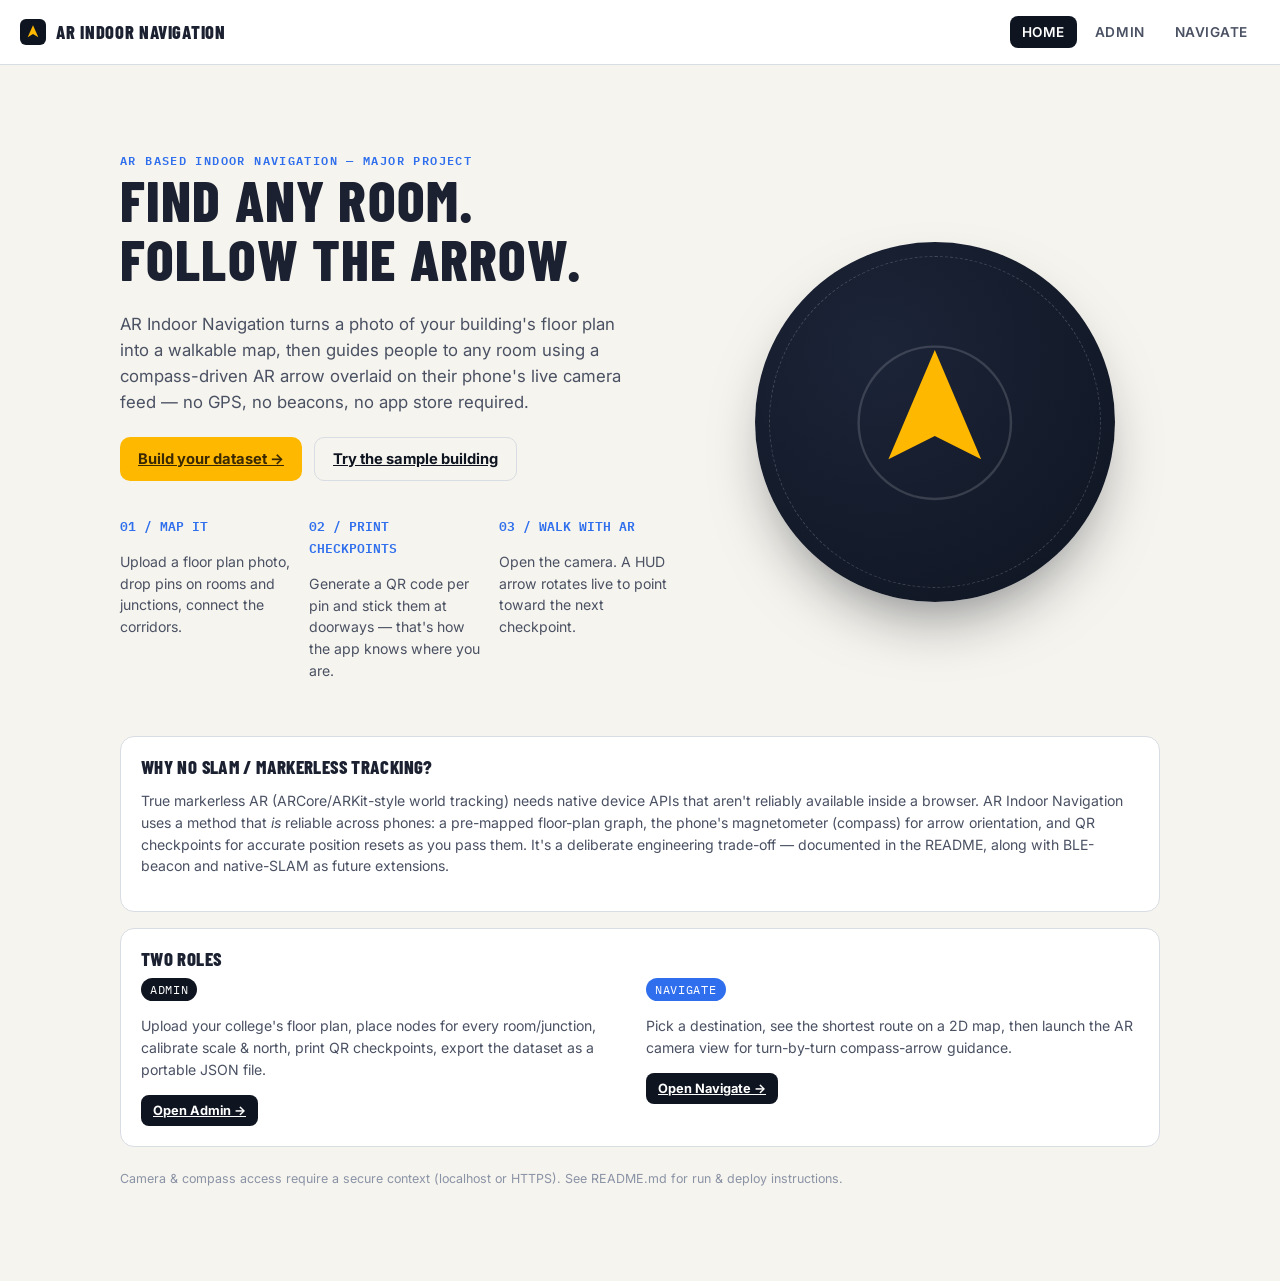
<file: index.html>
<!doctype html>
<html lang="en">
<head>
<meta charset="UTF-8">
<meta name="viewport" content="width=device-width, initial-scale=1, viewport-fit=cover">
<title>AR Based Indoor Navigation</title>
<link rel="stylesheet" href="css/style.css">
</head>
<body>

<div class="topbar">
  <div class="brand">
    <span class="chip">
      <svg viewBox="0 0 24 24" fill="none"><path d="M12 2 L20 20 L12 15 L4 20 Z" fill="#FFB800"/></svg>
    </span>
    AR Indoor Navigation
  </div>
  <div class="nav-links">
    <a href="index.html" class="active">Home</a>
    <a href="admin.html">Admin</a>
    <a href="navigate.html">Navigate</a>
  </div>
</div>

<div class="shell">
  <div class="hero">
    <div>
      <span class="eyebrow">AR BASED INDOOR NAVIGATION — MAJOR PROJECT</span>
      <h1>Find any room.<br>Follow the arrow.</h1>
      <p class="lede">AR Indoor Navigation turns a photo of your building's floor plan into a walkable
      map, then guides people to any room using a compass-driven AR arrow overlaid on
      their phone's live camera feed — no GPS, no beacons, no app store required.</p>
      <div class="hero-actions">
        <a class="btn btn-primary" href="admin.html">Build your dataset →</a>
        <a class="btn btn-ghost" href="navigate.html">Try the sample building</a>
      </div>

      <div class="how-steps">
        <div class="how-step">
          <div class="num">01 / MAP IT</div>
          <p class="muted">Upload a floor plan photo, drop pins on rooms and junctions, connect the corridors.</p>
        </div>
        <div class="how-step">
          <div class="num">02 / PRINT CHECKPOINTS</div>
          <p class="muted">Generate a QR code per pin and stick them at doorways — that's how the app knows where you are.</p>
        </div>
        <div class="how-step">
          <div class="num">03 / WALK WITH AR</div>
          <p class="muted">Open the camera. A HUD arrow rotates live to point toward the next checkpoint.</p>
        </div>
      </div>
    </div>

    <div>
      <div class="compass-hero">
        <svg class="compass-arrow" viewBox="0 0 100 100" fill="none">
          <polygon points="50,6 78,72 50,58 22,72" fill="#FFB800"/>
          <circle cx="50" cy="50" r="46" stroke="rgba(255,255,255,.15)" stroke-width="1.5"/>
        </svg>
      </div>
    </div>
  </div>

  <div class="card">
    <div class="section-title"><h3 style="margin:0">Why no SLAM / markerless tracking?</h3></div>
    <p class="muted">True markerless AR (ARCore/ARKit-style world tracking) needs native device APIs
    that aren't reliably available inside a browser. AR Indoor Navigation uses a method that <em>is</em> reliable
    across phones: a pre-mapped floor-plan graph, the phone's magnetometer (compass) for arrow
    orientation, and QR checkpoints for accurate position resets as you pass them. It's a deliberate
    engineering trade-off — documented in the README, along with BLE-beacon and native-SLAM as
    future extensions.</p>
  </div>

  <div class="card">
    <div class="section-title"><h3 style="margin:0">Two roles</h3></div>
    <div class="field-row">
      <div>
        <span class="badge">ADMIN</span>
        <p class="muted">Upload your college's floor plan, place nodes for every room/junction,
        calibrate scale &amp; north, print QR checkpoints, export the dataset as a portable JSON file.</p>
        <a class="btn btn-dark btn-sm" href="admin.html">Open Admin →</a>
      </div>
      <div>
        <span class="badge" style="background:var(--route)">NAVIGATE</span>
        <p class="muted">Pick a destination, see the shortest route on a 2D map, then launch the
        AR camera view for turn-by-turn compass-arrow guidance.</p>
        <a class="btn btn-dark btn-sm" href="navigate.html">Open Navigate →</a>
      </div>
    </div>
  </div>

  <p class="footnote" style="margin-top:22px;">Camera &amp; compass access require a secure context
  (localhost or HTTPS). See README.md for run &amp; deploy instructions.</p>
</div>

</body>
</html>
</file>
<file: css/style.css>
/* ===================================================================
   AR BASED INDOOR NAVIGATION
   Visual language borrowed from transit & airport wayfinding signage:
   high-contrast panels, a single signal-amber accent, monospace
   readouts for anything measured (distance, bearing, node IDs).
=================================================================== */

@import url('https://fonts.googleapis.com/css2?family=Barlow+Condensed:wght@600;700;800&family=Inter:wght@400;500;600;700&family=IBM+Plex+Mono:wght@500;600&display=swap');

:root{
  --ink:        #0E1420;   /* HUD / AR background            */
  --ink-2:      #171F2E;   /* raised panels on ink            */
  --paper:      #F6F4EE;   /* dashboard background            */
  --paper-2:    #FFFFFF;   /* cards on paper                  */
  --signal:     #FFB800;   /* primary accent — signage amber  */
  --signal-ink: #3A2900;   /* text on signal                  */
  --route:      #2F6FED;   /* route lines / links             */
  --go:         #21A179;   /* success / arrived               */
  --stop:       #E24C4C;   /* destructive / error             */
  --graphite:   #4A5163;   /* secondary text on paper         */
  --mist:       #D8DCE3;   /* borders on paper                */
  --fog:        #8A93A6;   /* muted text on ink                */

  --display: 'Barlow Condensed', sans-serif;
  --body:    'Inter', sans-serif;
  --mono:    'IBM Plex Mono', monospace;

  --radius: 10px;
}

*{ box-sizing: border-box; }
html,body{ height:100%; }
body{
  margin:0;
  font-family: var(--body);
  background: var(--paper);
  color: #1B2130;
  -webkit-font-smoothing: antialiased;
}
h1,h2,h3,.display{
  font-family: var(--display);
  text-transform: uppercase;
  letter-spacing: 0.02em;
  font-weight: 800;
  line-height: 1.02;
  margin: 0 0 .4em;
}
.mono{ font-family: var(--mono); letter-spacing: .01em; }
a{ color: var(--route); }
p{ line-height:1.55; color: var(--graphite); }

/* ---------- layout shells ---------- */
.shell{ max-width: 1080px; margin: 0 auto; padding: 28px 20px 80px; }
.topbar{
  display:flex; align-items:center; justify-content:space-between;
  padding: 16px 20px; border-bottom: 1px solid var(--mist);
  background: var(--paper-2);
  position: sticky; top:0; z-index: 20;
}
.brand{ display:flex; align-items:center; gap:10px; font-family:var(--display); font-weight:800; letter-spacing:.04em; text-transform:uppercase; font-size:1.15rem; }
.brand .chip{
  width:26px; height:26px; border-radius:6px; background:var(--ink);
  display:flex; align-items:center; justify-content:center;
}
.brand .chip svg{ width:16px; height:16px; }
.nav-links{ display:flex; gap:6px; }
.nav-links a{
  text-decoration:none; color:var(--graphite); font-weight:600; font-size:.85rem;
  padding:8px 12px; border-radius:8px; text-transform:uppercase; letter-spacing:.04em;
}
.nav-links a.active, .nav-links a:hover{ background:var(--ink); color:#fff; }

/* ---------- buttons ---------- */
.btn{
  font-family: var(--body); font-weight:700; font-size:.92rem;
  border:none; border-radius: var(--radius); padding: 12px 18px;
  cursor:pointer; display:inline-flex; align-items:center; gap:8px;
  transition: transform .12s ease, box-shadow .12s ease;
}
.btn:active{ transform: translateY(1px); }
.btn-primary{ background: var(--signal); color: var(--signal-ink); }
.btn-primary:hover{ box-shadow: 0 4px 0 0 #C98F00; transform: translateY(-2px); }
.btn-dark{ background: var(--ink); color:#fff; }
.btn-dark:hover{ box-shadow: 0 4px 0 0 #000; transform: translateY(-2px); }
.btn-ghost{ background: transparent; color: var(--ink); border:1.5px solid var(--mist); }
.btn-ghost:hover{ border-color: var(--ink); }
.btn-sm{ padding: 8px 12px; font-size:.8rem; border-radius:8px; }
.btn:disabled{ opacity:.4; cursor:not-allowed; }
.btn-danger{ background:#FCEBEA; color: var(--stop); }

/* ---------- cards ---------- */
.card{
  background: var(--paper-2); border:1px solid var(--mist); border-radius: 14px;
  padding: 20px;
}
.card + .card{ margin-top:16px; }
.eyebrow{
  font-family: var(--mono); font-size:.72rem; text-transform:uppercase;
  letter-spacing:.12em; color: var(--route); font-weight:600;
}

/* ---------- form fields ---------- */
label{ display:block; font-size:.8rem; font-weight:600; color:var(--graphite); margin: 12px 0 6px; text-transform:uppercase; letter-spacing:.04em; }
input[type=text], input[type=number], select{
  width:100%; padding: 10px 12px; border-radius:8px; border:1.5px solid var(--mist);
  font-family: var(--body); font-size: .95rem; background:#fff;
}
input[type=file]{ font-family: var(--body); font-size:.85rem; }
.field-row{ display:flex; gap:12px; }
.field-row > *{ flex:1; }

/* ---------- floor plan canvas ---------- */
.canvas-wrap{
  position:relative; border-radius:14px; overflow:hidden; border:1px solid var(--mist);
  background:
    linear-gradient(90deg, rgba(0,0,0,.035) 1px, transparent 1px) 0 0/24px 24px,
    linear-gradient(0deg, rgba(0,0,0,.035) 1px, transparent 1px) 0 0/24px 24px,
    #fff;
}
.canvas-wrap canvas{ display:block; width:100%; height:auto; cursor:crosshair; }

/* ---------- toolbar (admin) ---------- */
.toolbar{ display:flex; flex-wrap:wrap; gap:8px; margin-bottom:14px; }
.toolbar .btn.is-active{ outline:2px solid var(--ink); outline-offset:2px; }

/* ---------- pill / badge ---------- */
.badge{
  display:inline-flex; align-items:center; gap:6px; font-family:var(--mono); font-size:.72rem;
  padding:4px 9px; border-radius:999px; background:var(--ink); color:#fff; text-transform:uppercase; letter-spacing:.06em;
}
.badge-outline{ background:transparent; color:var(--graphite); border:1px solid var(--mist); }

/* ---------- node/edge list ---------- */
.list-row{
  display:flex; align-items:center; justify-content:space-between;
  padding:9px 4px; border-bottom:1px dashed var(--mist); font-size:.88rem;
}
.list-row:last-child{ border-bottom:none; }

/* =========================================================
   HERO / LANDING signature — a faceted chevron compass
========================================================= */
.hero{
  display:grid; grid-template-columns: 1.1fr .9fr; gap:40px; align-items:center;
  padding: 56px 0 40px;
}
@media (max-width: 820px){ .hero{ grid-template-columns:1fr; } }
.hero h1{ font-size: clamp(2.4rem, 5vw, 3.6rem); }
.hero .lede{ font-size:1.05rem; max-width:46ch; }
.hero-actions{ display:flex; gap:12px; margin-top:22px; flex-wrap:wrap; }
.how-steps{ display:flex; gap:18px; margin-top:34px; flex-wrap:wrap; }
.how-step{ flex:1; min-width:150px; }
.how-step .num{ font-family:var(--mono); color:var(--route); font-weight:600; font-size:.8rem; }

.compass-hero{
  position:relative; aspect-ratio:1; max-width:360px; margin:0 auto;
  border-radius:50%; background: radial-gradient(circle at 35% 30%, #1C2438, var(--ink));
  display:flex; align-items:center; justify-content:center;
  box-shadow: 0 30px 60px -20px rgba(14,20,32,.5);
}
.compass-hero::before{
  content:""; position:absolute; inset:14px; border-radius:50%;
  border:1px dashed rgba(255,255,255,.18);
}
.compass-arrow{
  width: 46%; height:46%;
  animation: swing 3.6s ease-in-out infinite;
  transform-origin:50% 50%;
}
@keyframes swing{
  0%,100%{ transform: rotate(-16deg); }
  50%{ transform: rotate(16deg); }
}
@media (prefers-reduced-motion: reduce){
  .compass-arrow{ animation:none; }
  .swing-hint{ animation:none !important; }
}

/* =========================================================
   AR / HUD screen
========================================================= */
.ar-stage{ position:fixed; inset:0; background:#000; overflow:hidden; }
.ar-video{ position:absolute; inset:0; width:100%; height:100%; object-fit:cover; }
.ar-overlay{ position:absolute; inset:0; width:100%; height:100%; }

.hud-bar{
  position:absolute; left:0; right:0; z-index:5;
  padding: 14px 16px; color:#fff;
  background: linear-gradient(180deg, rgba(0,0,0,.68), rgba(0,0,0,0));
}
.hud-bar.bottom{ top:auto; bottom:0; background: linear-gradient(0deg, rgba(0,0,0,.75), rgba(0,0,0,0)); }
.hud-top-row{ display:flex; justify-content:space-between; align-items:flex-start; gap:10px; }
.hud-dest{ font-family:var(--display); text-transform:uppercase; font-weight:800; font-size:1.3rem; letter-spacing:.02em; }
.hud-dist{ font-family:var(--mono); font-size:.95rem; color: var(--signal); text-align:right; white-space:nowrap; }
.hud-progress{ display:flex; gap:5px; margin-top:10px; }
.hud-progress i{ flex:1; height:4px; border-radius:2px; background: rgba(255,255,255,.25); }
.hud-progress i.done{ background: var(--signal); }

.hud-turn{ display:flex; align-items:center; gap:12px; }
.hud-turn .glyph{ width:34px; height:34px; flex:none; }
.hud-turn .txt{ font-size:1.05rem; font-weight:600; }
.hud-turn .sub{ font-family:var(--mono); font-size:.78rem; color: var(--fog); }

.hud-actions{ position:absolute; right:14px; bottom: 92px; z-index:6; display:flex; flex-direction:column; gap:10px; }
.fab{
  width:52px; height:52px; border-radius:50%; border:none; background:rgba(23,31,46,.85);
  color:#fff; display:flex; align-items:center; justify-content:center; cursor:pointer;
  backdrop-filter: blur(6px);
}
.fab.primary{ background: var(--signal); color:var(--signal-ink); }

.arrow-wrap{
  position:absolute; left:50%; top:50%; width:180px; height:180px;
  transform: translate(-50%,-50%);
  display:flex; align-items:center; justify-content:center; z-index:4;
  pointer-events:none;
}
.arrow-rotor{ width:100%; height:100%; transition: transform .12s linear; filter: drop-shadow(0 0 18px rgba(255,184,0,.55)); }

.permission-gate{
  position:fixed; inset:0; background: var(--ink); color:#fff; z-index:50;
  display:flex; align-items:center; justify-content:center; padding:24px;
}
.permission-card{ max-width:380px; text-align:center; }
.permission-card .icon{ width:56px; height:56px; margin:0 auto 16px; }

.toast{
  position:absolute; left:50%; top:18%; transform:translateX(-50%);
  background: rgba(23,31,46,.92); color:#fff; padding:10px 16px; border-radius:999px;
  font-size:.85rem; font-weight:600; z-index:8; display:none;
}
.toast.show{ display:block; }
.toast.go{ background: var(--go); }

.arrived-screen{
  position:fixed; inset:0; background:var(--go); color:#fff; z-index:40;
  display:flex; align-items:center; justify-content:center; flex-direction:column; gap:14px; text-align:center; padding:24px;
}

/* qr scan modal */
.qr-modal{ position:fixed; inset:0; background:rgba(0,0,0,.9); z-index:60; display:flex; align-items:center; justify-content:center; flex-direction:column; gap:14px; }
.qr-modal video{ width:min(360px,88vw); border-radius:16px; border:2px solid var(--signal); }
.qr-hint{ color:#fff; font-family:var(--mono); font-size:.8rem; }

/* ---------- print (QR sheet) ---------- */
@media print{
  .no-print{ display:none !important; }
  body{ background:#fff; }
}
.qr-sheet{ display:grid; grid-template-columns: repeat(3,1fr); gap:18px; }
.qr-tile{ border:1px dashed var(--mist); border-radius:10px; padding:14px; text-align:center; }
.qr-tile .label{ font-family:var(--mono); font-size:.8rem; margin-top:8px; }

.footnote{ font-size:.78rem; color:var(--fog); }
.section-title{ display:flex; align-items:center; justify-content:space-between; margin-bottom:10px; }
.muted{ color:var(--graphite); font-size:.88rem; }
.empty{ text-align:center; padding:30px 10px; color:var(--fog); }
</file>
